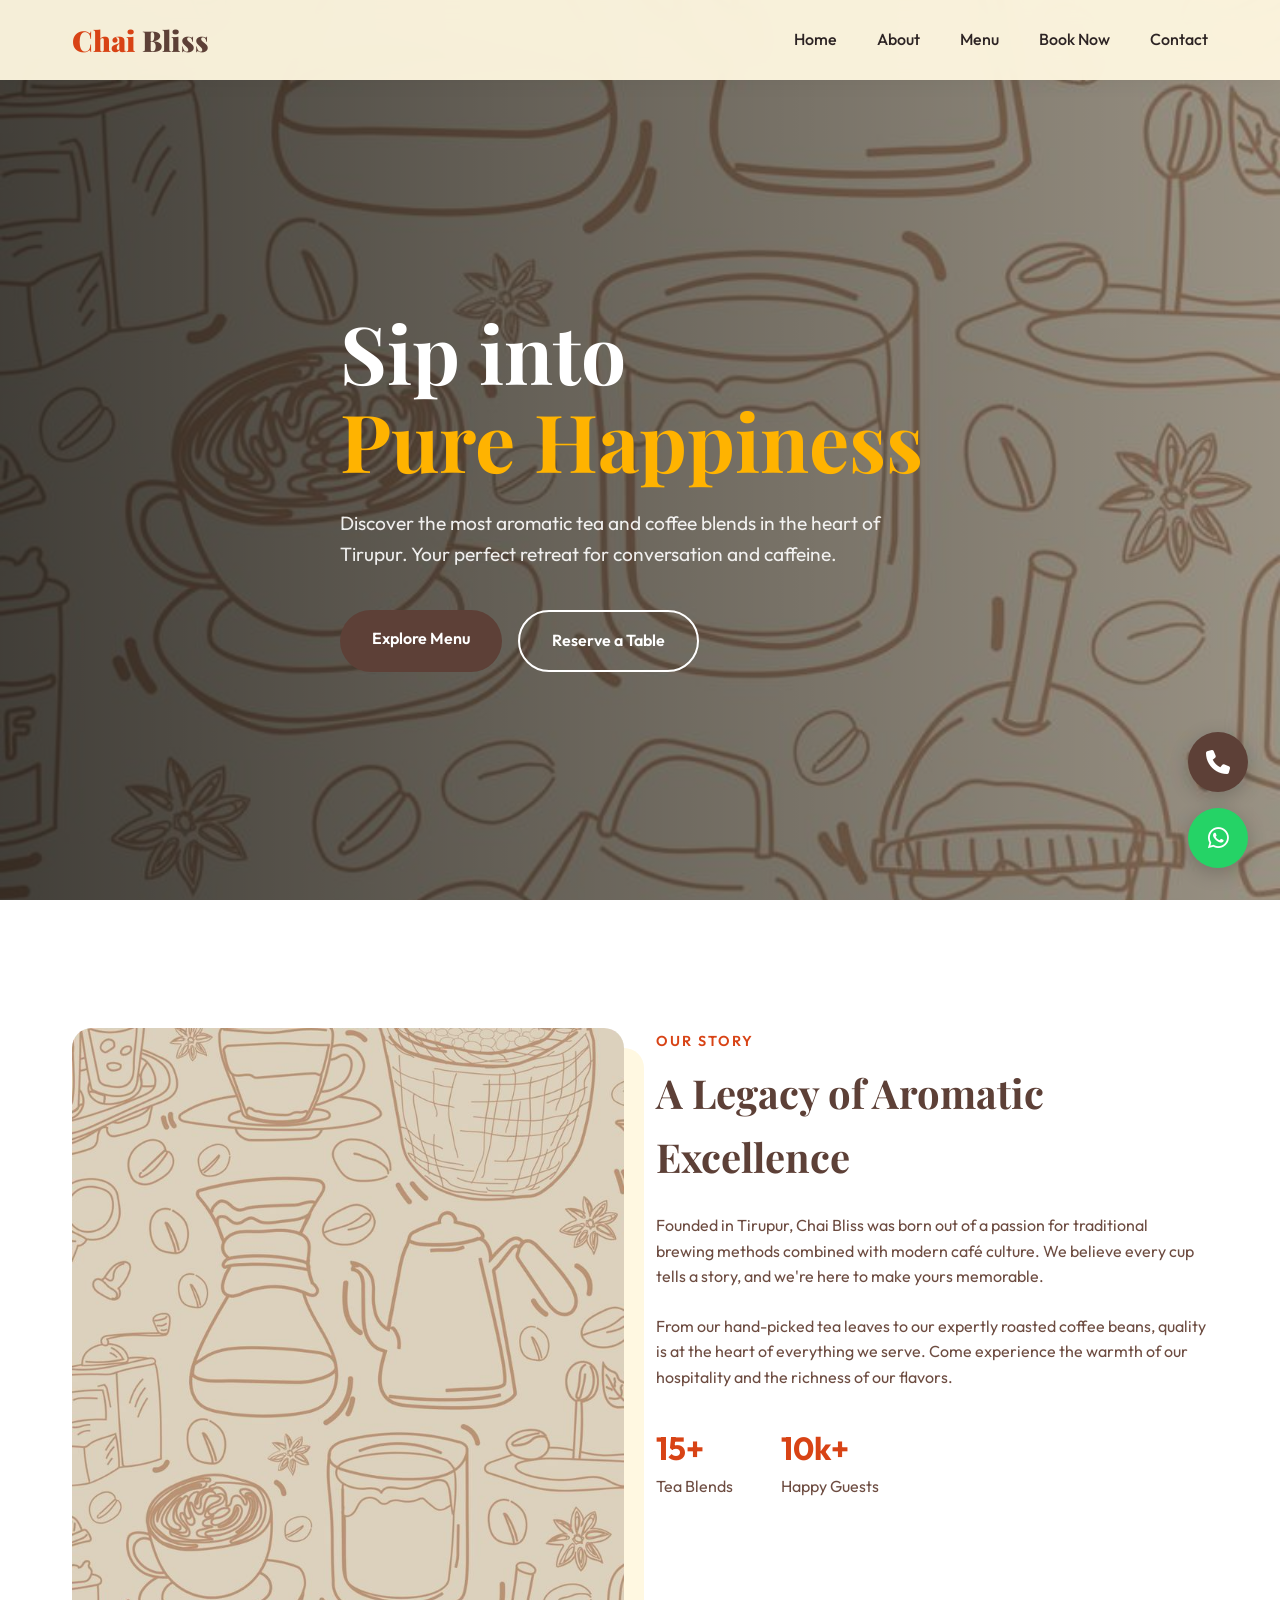
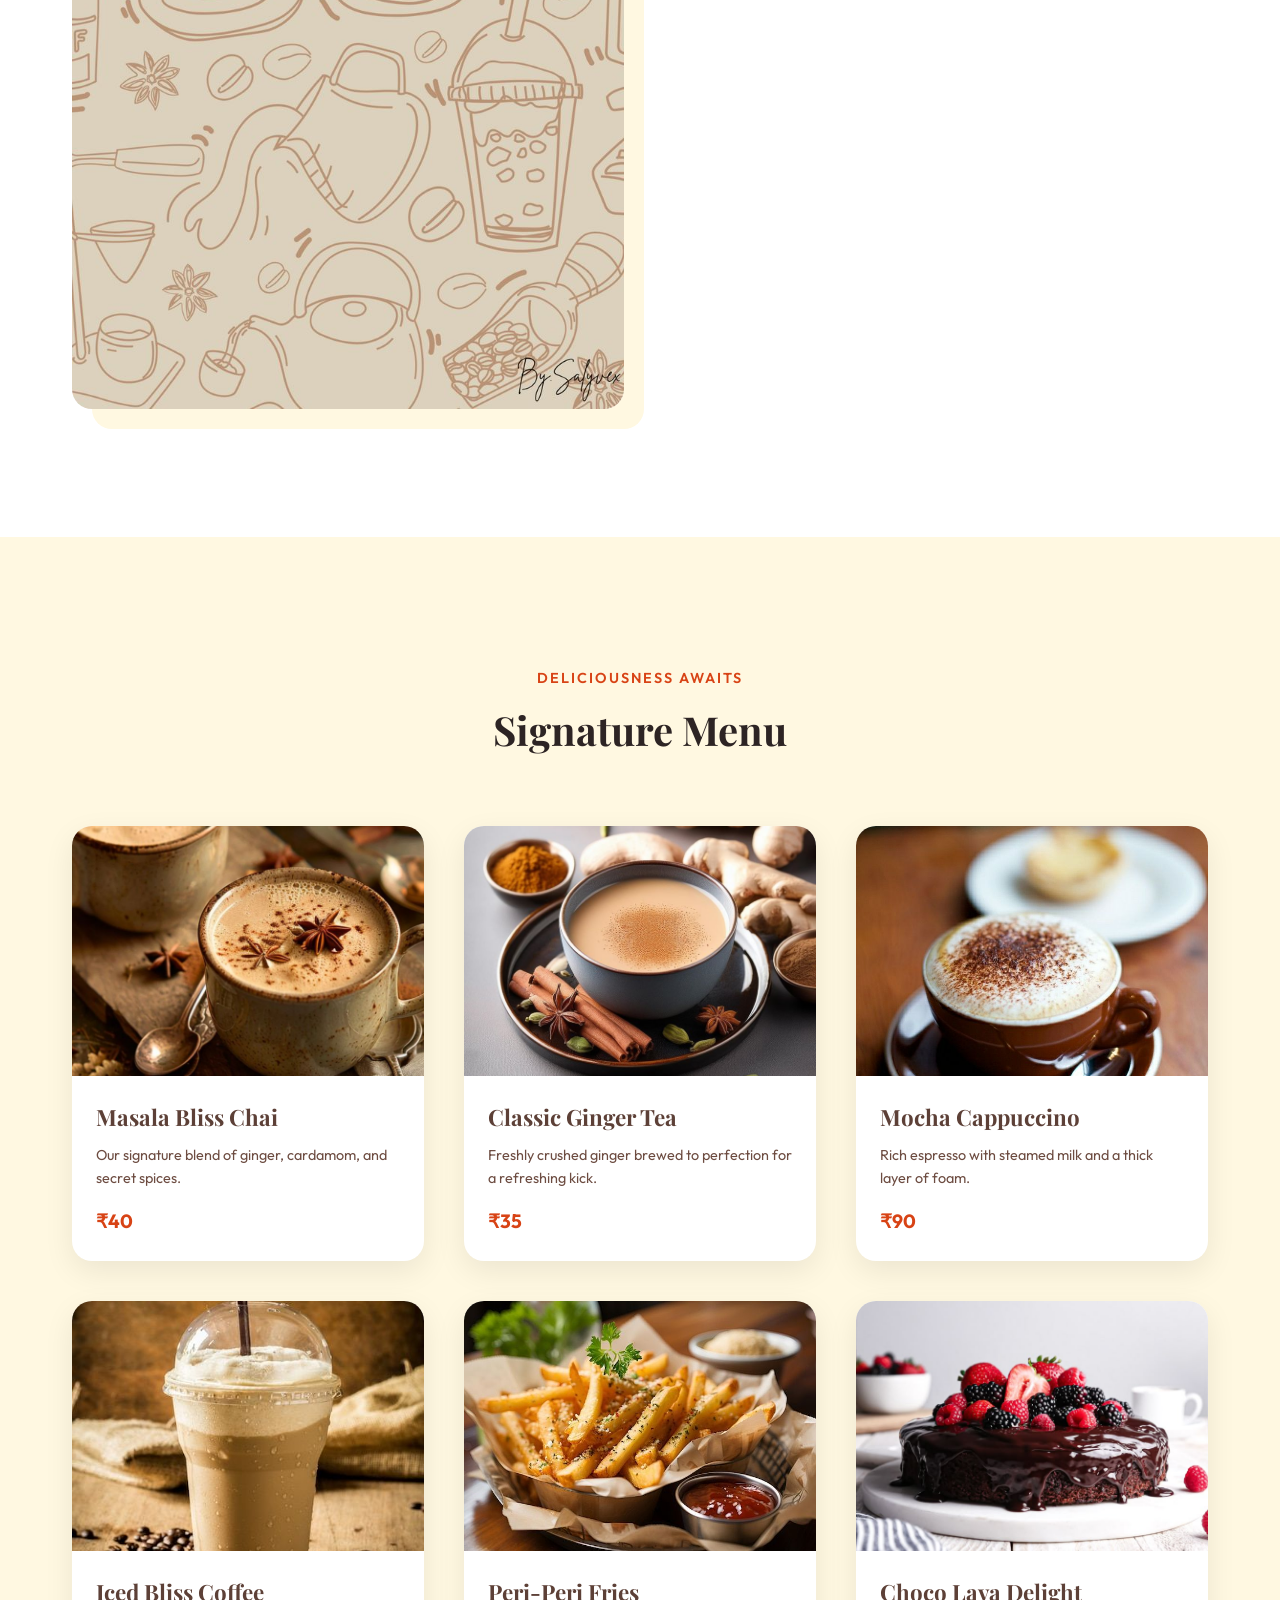
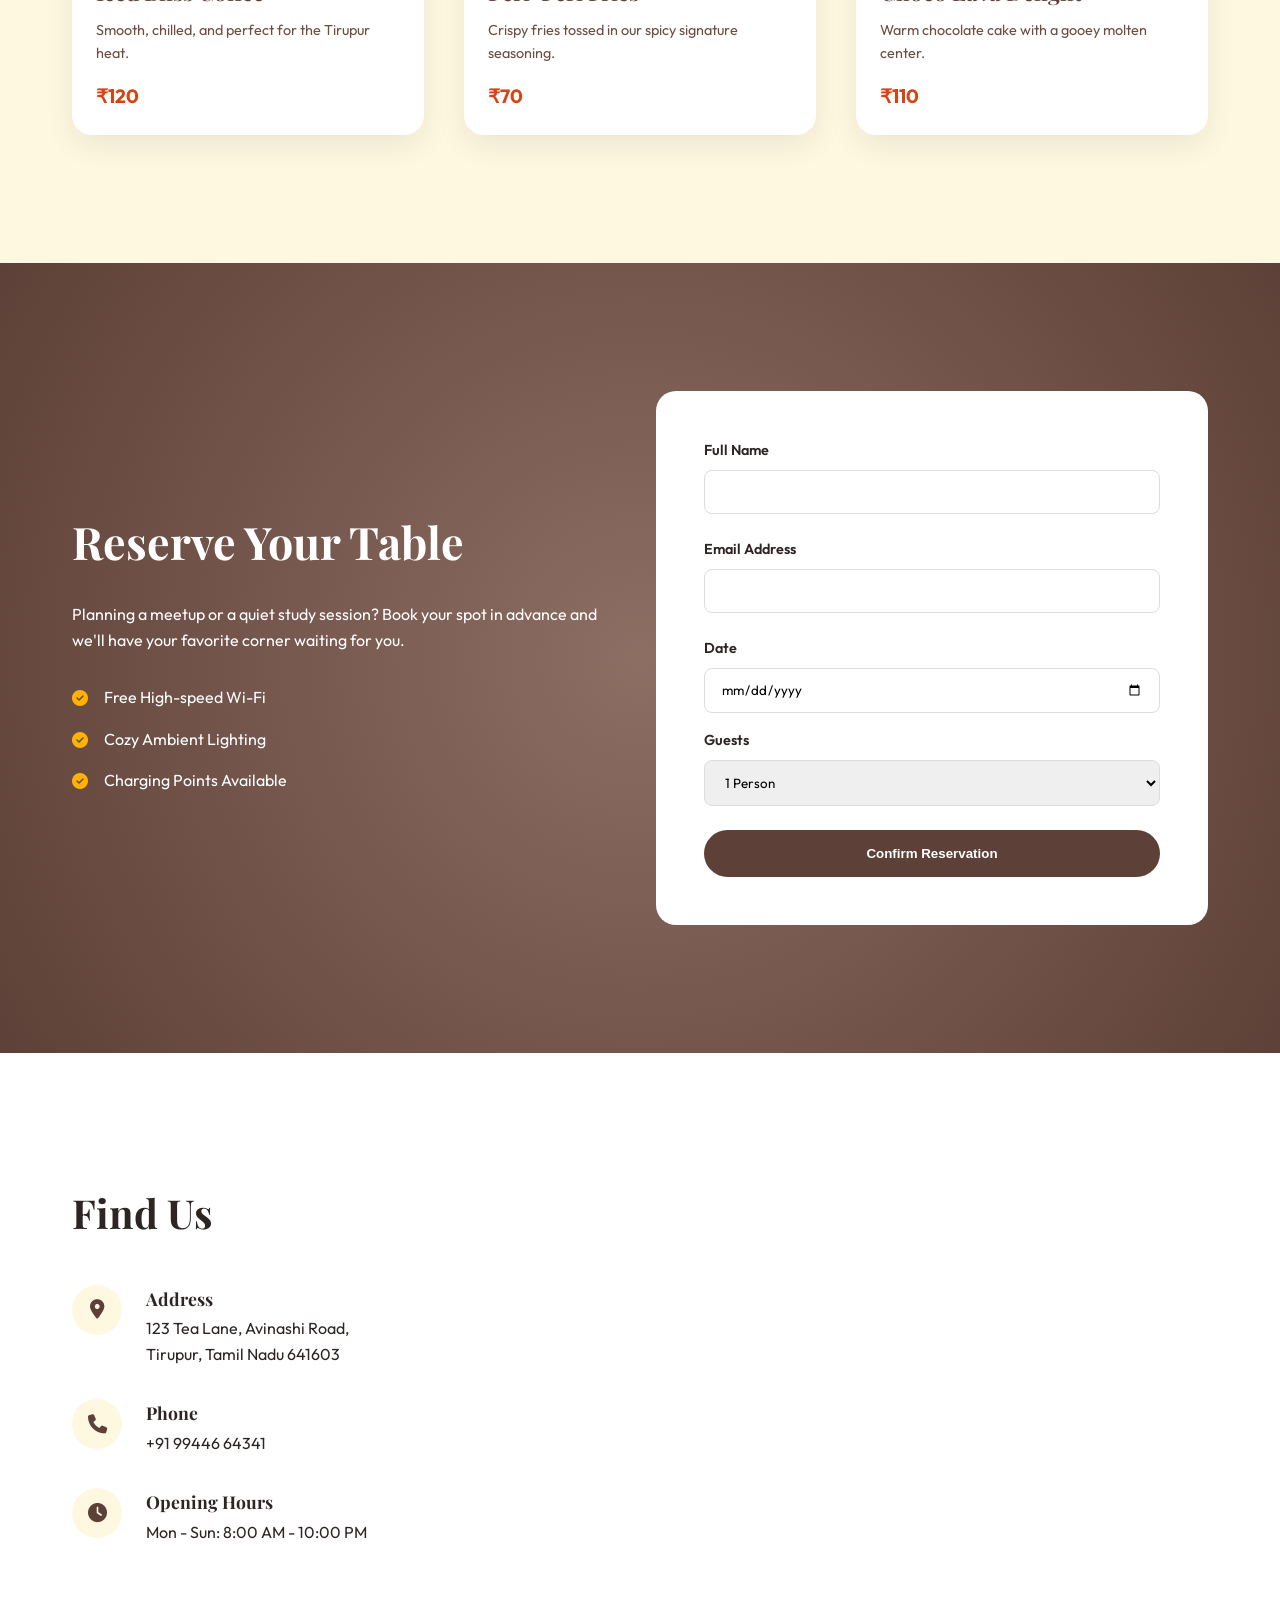
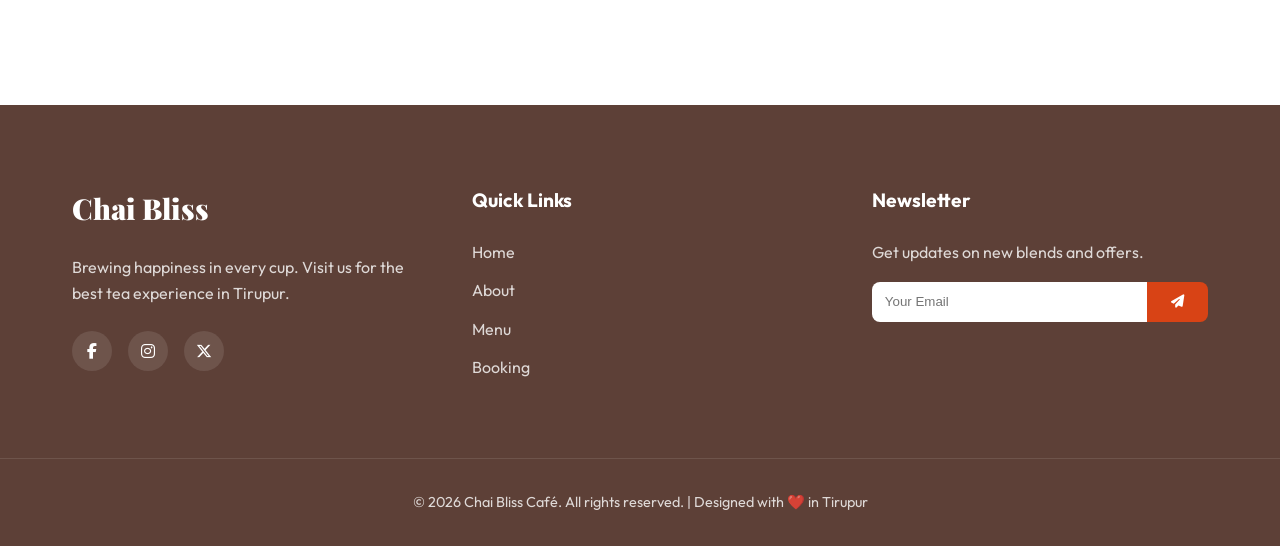
<file: index.html>
<!DOCTYPE html>
<html lang="en">
<head>
    <meta charset="UTF-8">
    <meta name="viewport" content="width=device-width, initial-scale=1.0">
    <title>Chai Bliss | The Best Café Experience in Tirupur</title>
    
    <!-- SEO Meta Tags -->
    <meta name="description" content="Experience the ultimate Chai Bliss in Tirupur. Premium masala chai, aromatic coffee, and delightful snacks in a cozy modern café ambiance. Visit us for the perfect brew.">
    <meta name="keywords" content="Chai Bliss, Tirupur Café, Masala Chai Tirupur, Best Coffee Tirupur, Snacks, Café in Tirupur City">
    <meta name="author" content="Chai Bliss">
    <meta name="robots" content="index, follow">

    <!-- Fonts -->
    <link rel="preconnect" href="https://fonts.googleapis.com">
    <link rel="preconnect" href="https://fonts.gstatic.com" crossorigin>
    <link href="https://fonts.googleapis.com/css2?family=Outfit:wght@300;400;600;700&family=Playfair+Display:wght@700;900&display=swap" rel="stylesheet">

    <!-- Icons -->
    <link rel="stylesheet" href="https://cdnjs.cloudflare.com/ajax/libs/font-awesome/6.4.0/css/all.min.css">
    
    <!-- CSS -->
    <link rel="stylesheet" href="style.css">
</head>
<body>

    <!-- Header & Navigation -->
    <header class="main-header">
        <div class="container header-container">
            <a href="#" class="logo" aria-label="Chai Bliss Home">
                <span class="logo-accent">Chai</span> Bliss
            </a>

            <button class="menu-toggle" aria-label="Toggle navigation" aria-expanded="false" aria-controls="main-nav">
                <span class="hamburger"></span>
            </button>

            <nav id="main-nav" class="nav-menu">
                <ul class="nav-list">
                    <li><a href="#hero" class="nav-link">Home</a></li>
                    <li><a href="#about" class="nav-link">About</a></li>
                    <li><a href="#menu" class="nav-link">Menu</a></li>
                    <li><a href="#booking" class="nav-link">Book Now</a></li>
                    <li><a href="#contact" class="nav-link">Contact</a></li>
                </ul>
            </nav>
        </div>
    </header>

    <main>
        <!-- Hero Section -->
        <section id="hero" class="hero-section" aria-labelledby="hero-title">
            <div class="overlay"></div>
            <div class="container hero-content">
                <h1 id="hero-title">Sip into <br><span class="highlight">Pure Happiness</span></h1>
                <p class="hero-subtitle">Discover the most aromatic tea and coffee blends in the heart of Tirupur. Your perfect retreat for conversation and caffeine.</p>
                <div class="hero-btns">
                    <a href="#menu" class="btn btn-primary">Explore Menu</a>
                    <a href="#booking" class="btn btn-secondary">Reserve a Table</a>
                </div>
            </div>
        </section>

        <!-- About Section -->
        <section id="about" class="about-section" aria-labelledby="about-title">
            <div class="container grid grid-2">
                <div class="about-image">
                    <img src="about-bg.jpeg" alt="Cozy interior of Chai Bliss café" loading="lazy">
                </div>
                <div class="about-text">
                    <span class="section-tag">Our Story</span>
                    <h2 id="about-title">A Legacy of Aromatic Excellence</h2>
                    <p>Founded in Tirupur, Chai Bliss was born out of a passion for traditional brewing methods combined with modern café culture. We believe every cup tells a story, and we're here to make yours memorable.</p>
                    <p>From our hand-picked tea leaves to our expertly roasted coffee beans, quality is at the heart of everything we serve. Come experience the warmth of our hospitality and the richness of our flavors.</p>
                    <div class="about-stats">
                        <div class="stat">
                            <span class="stat-num">15+</span>
                            <p>Tea Blends</p>
                        </div>
                        <div class="stat">
                            <span class="stat-num">10k+</span>
                            <p>Happy Guests</p>
                        </div>
                    </div>
                </div>
            </div>
        </section>

        <!-- Menu Section -->
        <section id="menu" class="menu-section" aria-labelledby="menu-title">
            <div class="container text-center">
                <span class="section-tag">Deliciousness Awaits</span>
                <h2 id="menu-title">Signature Menu</h2>
                
                <div class="menu-grid">
                    <!-- Masala Chai -->
                    <article class="menu-card">
                        <div class="menu-img">
                            <img src="Masala.jpeg" alt="Traditional Masala Chai with spices" loading="lazy">
                        </div>
                        <div class="menu-info">
                            <h3>Masala Bliss Chai</h3>
                            <p>Our signature blend of ginger, cardamom, and secret spices.</p>
                            <span class="price">₹40</span>
                        </div>
                    </article>

                    <!-- Ginger Tea -->
                    <article class="menu-card">
                        <div class="menu-img">
                            <img src="ginger.jpeg" alt="Hot Ginger Tea" loading="lazy">
                        </div>
                        <div class="menu-info">
                            <h3>Classic Ginger Tea</h3>
                            <p>Freshly crushed ginger brewed to perfection for a refreshing kick.</p>
                            <span class="price">₹35</span>
                        </div>
                    </article>

                    <!-- Cappuccino -->
                    <article class="menu-card">
                        <div class="menu-img">
                            <img src="cappuccino.jpeg" alt="Creamy Cappuccino with foam art" loading="lazy">
                        </div>
                        <div class="menu-info">
                            <h3>Mocha Cappuccino</h3>
                            <p>Rich espresso with steamed milk and a thick layer of foam.</p>
                            <span class="price">₹90</span>
                        </div>
                    </article>

                    <!-- Cold Coffee -->
                    <article class="menu-card">
                        <div class="menu-img">
                            <img src="coldcoffee.jpeg" alt="Iced Cold Coffee with chocolate drizzle" loading="lazy">
                        </div>
                        <div class="menu-info">
                            <h3>Iced Bliss Coffee</h3>
                            <p>Smooth, chilled, and perfect for the Tirupur heat.</p>
                            <span class="price">₹120</span>
                        </div>
                    </article>

                    <!-- Snacks - Fries -->
                    <article class="menu-card">
                        <div class="menu-img">
                            <img src="fries.jpeg" alt="Crispy golden French Fries" loading="lazy">
                        </div>
                        <div class="menu-info">
                            <h3>Peri-Peri Fries</h3>
                            <p>Crispy fries tossed in our spicy signature seasoning.</p>
                            <span class="price">₹70</span>
                        </div>
                    </article>

                    <!-- Cakes -->
                    <article class="menu-card">
                        <div class="menu-img">
                            <img src="cake.jpeg" alt="Slice of chocolate truffle cake" loading="lazy">
                        </div>
                        <div class="menu-info">
                            <h3>Choco Lava Delight</h3>
                            <p>Warm chocolate cake with a gooey molten center.</p>
                            <span class="price">₹110</span>
                        </div>
                    </article>
                </div>
            </div>
        </section>

        <!-- Booking Section -->
        <section id="booking" class="booking-section" aria-labelledby="booking-title">
            <div class="container">
                <div class="booking-wrapper grid grid-2">
                    <div class="booking-content">
                        <h2 id="booking-title">Reserve Your Table</h2>
                        <p>Planning a meetup or a quiet study session? Book your spot in advance and we'll have your favorite corner waiting for you.</p>
                        <ul class="booking-features">
                            <li><i class="fas fa-check-circle"></i> Free High-speed Wi-Fi</li>
                            <li><i class="fas fa-check-circle"></i> Cozy Ambient Lighting</li>
                            <li><i class="fas fa-check-circle"></i> Charging Points Available</li>
                        </ul>
                    </div>
                    <form class="booking-form" id="reservation-form">
                        <div class="form-group">
                            <label for="name">Full Name</label>
                            <input type="text" id="name" name="name" required aria-required="true">
                        </div>
                        <div class="form-group">
                            <label for="email">Email Address</label>
                            <input type="email" id="email" name="email" required aria-required="true">
                        </div>
                        <div class="form-group">
                            <div class="grid grid-2" style="gap: 1rem;">
                                <div>
                                    <label for="date">Date</label>
                                    <input type="date" id="date" name="date" required aria-required="true">
                                </div>
                                <div>
                                    <label for="guests">Guests</label>
                                    <select id="guests" name="guests" required aria-required="true">
                                        <option value="1">1 Person</option>
                                        <option value="2">2 People</option>
                                        <option value="3">3 People</option>
                                        <option value="4+">4+ People</option>
                                    </select>
                                </div>
                            </div>
                        </div>
                        <button type="submit" class="btn btn-primary full-width">Confirm Reservation</button>
                    </form>
                </div>
            </div>
        </section>

        <!-- Contact Section -->
        <section id="contact" class="contact-section" aria-labelledby="contact-title">
            <div class="container">
                <div class="grid grid-2">
                    <div class="contact-info">
                        <h2 id="contact-title">Find Us</h2>
                        <div class="info-item">
                            <i class="fas fa-location-dot" aria-hidden="true"></i>
                            <div>
                                <h3>Address</h3>
                                <p>123 Tea Lane, Avinashi Road, <br>Tirupur, Tamil Nadu 641603</p>
                            </div>
                        </div>
                        <div class="info-item">
                            <i class="fas fa-phone" aria-hidden="true"></i>
                            <div>
                                <h3>Phone</h3>
                                <p>+91 99446 64341</p>
                            </div>
                        </div>
                        <div class="info-item">
                            <i class="fas fa-clock" aria-hidden="true"></i>
                            <div>
                                <h3>Opening Hours</h3>
                                <p>Mon - Sun: 8:00 AM - 10:00 PM</p>
                            </div>
                        </div>
                    </div>
                    <div class="contact-map">
                        <iframe 
                            src="https://www.google.com/maps/embed?pb=!1m18!1m12!1m13!1m3!1d15664.123!2d77.34!3d11.10!2m3!1f0!2f0!3f0!3m2!1i1024!2i768!4f13.1!3m3!1m2!1s0x3ba907bfc123!2sTiruppur%2C%20Tamil%20Nadu!5e0!3m2!1sen!2sin!4v123!5m2!1sen!2sin" 
                            width="100%" 
                            height="350" 
                            style="border:0; border-radius: 12px;" 
                            allowfullscreen="" 
                            loading="lazy" 
                            referrerpolicy="no-referrer-when-downgrade"
                            title="Chai Bliss Tirupur Location">
                        </iframe>
                    </div>
                </div>
            </div>
        </section>
    </main>

    <!-- Footer -->
    <footer class="main-footer">
        <div class="container footer-grid">
            <div class="footer-brand">
                <a href="#" class="logo footer-logo">Chai Bliss</a>
                <p>Brewing happiness in every cup. Visit us for the best tea experience in Tirupur.</p>
                <div class="social-links">
                    <a href="#" aria-label="Facebook"><i class="fab fa-facebook-f"></i></a>
                    <a href="#" aria-label="Instagram"><i class="fab fa-instagram"></i></a>
                    <a href="#" aria-label="Twitter"><i class="fab fa-x-twitter"></i></a>
                </div>
            </div>
            <div class="footer-links">
                <h3>Quick Links</h3>
                <ul>
                    <li><a href="#hero">Home</a></li>
                    <li><a href="#about">About</a></li>
                    <li><a href="#menu">Menu</a></li>
                    <li><a href="#booking">Booking</a></li>
                </ul>
            </div>
            <div class="footer-newsletter">
                <h3>Newsletter</h3>
                <p>Get updates on new blends and offers.</p>
                <form class="newsletter-form">
                    <label for="newsletter-email" class="sr-only">Email Address</label>
                    <input type="email" id="newsletter-email" placeholder="Your Email" required>
                    <button type="submit" aria-label="Subscribe"><i class="fas fa-paper-plane"></i></button>
                </form>
            </div>
        </div>
        <div class="footer-bottom">
            <p>&copy; 2026 Chai Bliss Café. All rights reserved. | Designed with ❤️ in Tirupur</p>
        </div>
    </footer>

    <!-- Fixed Action Buttons -->
    <div class="fixed-actions">
        <a href="tel:+919944664341" class="action-btn call-btn" aria-label="Call Now">
            <i class="fas fa-phone"></i>
        </a>
        <a href="https://wa.me/919944664341" target="_blank" class="action-btn whatsapp-btn" aria-label="WhatsApp Us">
            <i class="fab fa-whatsapp"></i>
        </a>
    </div>

    <!-- Scripts -->
    <script src="script.js"></script>
</body>
</html>
</file>
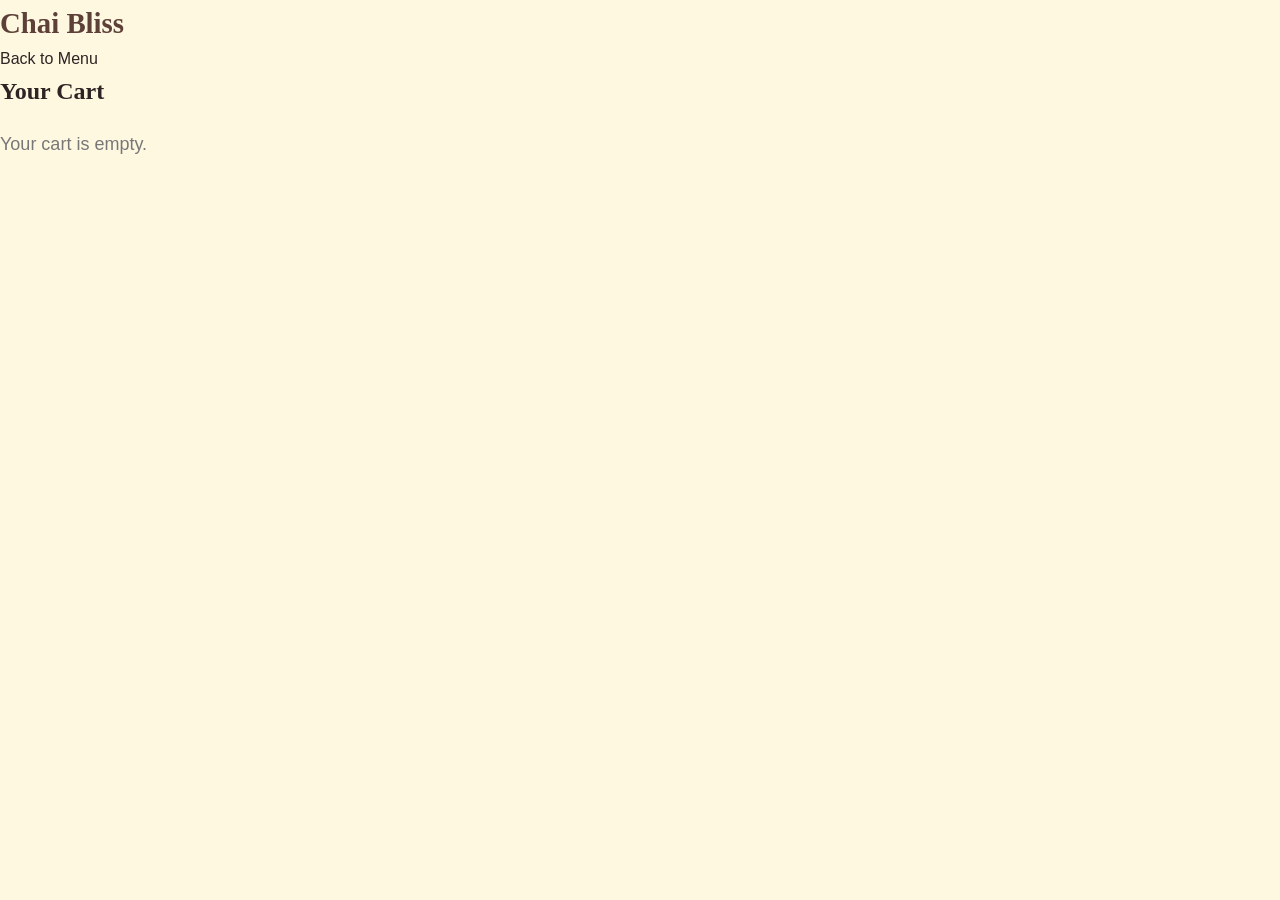
<file: cart.html>
<!DOCTYPE html>
<html>

<head>
    <title>Your Cart - Chai Bliss</title>
    <link rel="stylesheet" href="style.css">
</head>

<body>

    <header class="navbar">
        <div class="logo">Chai Bliss</div>

        <!-- Navigation menu -->
        <nav class="nav-menu">
            <a href="index.html">Back to Menu</a>
        </nav>
    </header>

    <section class="cart-section">
        <h2>Your Cart</h2>
        <div id="cartItems"></div>
        <h3 id="totalPrice"></h3>

        <div id="cartActions">
            <button onclick="clearCart()" class="clear-btn">
                Clear Cart
            </button>
            <button onclick="checkout()" class="checkout-btn"
                style="background-color: #27ae60; color: white; padding: 10px 20px; border: none; border-radius: 6px; cursor: pointer; margin-top: 15px; margin-left: 10px;">
                Checkout
            </button>
        </div>
    </section>

    <script>
        function renderCart() {
            let cart = JSON.parse(localStorage.getItem("cart")) || [];
            let cartDiv = document.getElementById("cartItems");
            let actionsDiv = document.getElementById("cartActions");
            let totalPrice = document.getElementById("totalPrice");
            let total = 0;

            cartDiv.innerHTML = "";

            if (cart.length === 0) {
                cartDiv.innerHTML = "<p style='color: #777; font-size: 18px; margin-top: 20px;'>Your cart is empty.</p>";
                totalPrice.innerText = "";
                actionsDiv.style.display = "none";
                return;
            }

            actionsDiv.style.display = "block";

            cart.forEach((item, index) => {
                let quantity = item.quantity || 1;
                let itemTotal = item.price * quantity;
                total += itemTotal;

                cartDiv.innerHTML += `
                    <div class="cart-item" style="position: relative; padding-bottom: 20px;">
                        <button onclick="removeItem(${index})" style="position: absolute; top: 10px; right: 10px; background: #e74c3c; color: white; border: none; padding: 8px 12px; border-radius: 4px; cursor: pointer; font-weight: bold;">X</button>
                        <img src="${item.image}" class="cart-img">
                        <h4>${item.name}</h4>
                        <p>₹${item.price}</p>
                        
                        <div style="display: flex; align-items: center; justify-content: center; gap: 15px; margin-top: 15px;">
                            <button onclick="updateQuantity(${index}, -1)" style="padding: 5px 15px; font-size: 18px; background: #C97C5D; color: white; border: none; border-radius: 4px; cursor: pointer;">-</button>
                            <span style="font-size: 18px; font-weight: bold;">${quantity}</span>
                            <button onclick="updateQuantity(${index}, 1)" style="padding: 5px 12px; font-size: 18px; background: #C97C5D; color: white; border: none; border-radius: 4px; cursor: pointer;">+</button>
                        </div>
                        <p style="margin-top: 15px; font-weight: bold; color: #D2691E; font-size: 18px;">Item Total: ₹${itemTotal}</p>
                    </div>
                `;
            });

            totalPrice.innerText = "Grand Total: ₹" + total;
        }

        function updateQuantity(index, change) {
            let cart = JSON.parse(localStorage.getItem("cart")) || [];
            if (cart[index]) {
                cart[index].quantity = (cart[index].quantity || 1) + change;
                if (cart[index].quantity <= 0) {
                    cart.splice(index, 1);
                }
                localStorage.setItem("cart", JSON.stringify(cart));
                renderCart();
            }
        }

        function removeItem(index) {
            let cart = JSON.parse(localStorage.getItem("cart")) || [];
            cart.splice(index, 1);
            localStorage.setItem("cart", JSON.stringify(cart));
            renderCart();
        }

        function clearCart() {
            localStorage.removeItem("cart");
            renderCart();
        }

        function checkout() {
            let cart = JSON.parse(localStorage.getItem("cart")) || [];
            if (cart.length === 0) return;
            alert("Thank you for your order! This was a demo checkout.");
            clearCart();
        }

        // Initialize cart UI
        renderCart();
    </script>

</body>

</html>
</file>
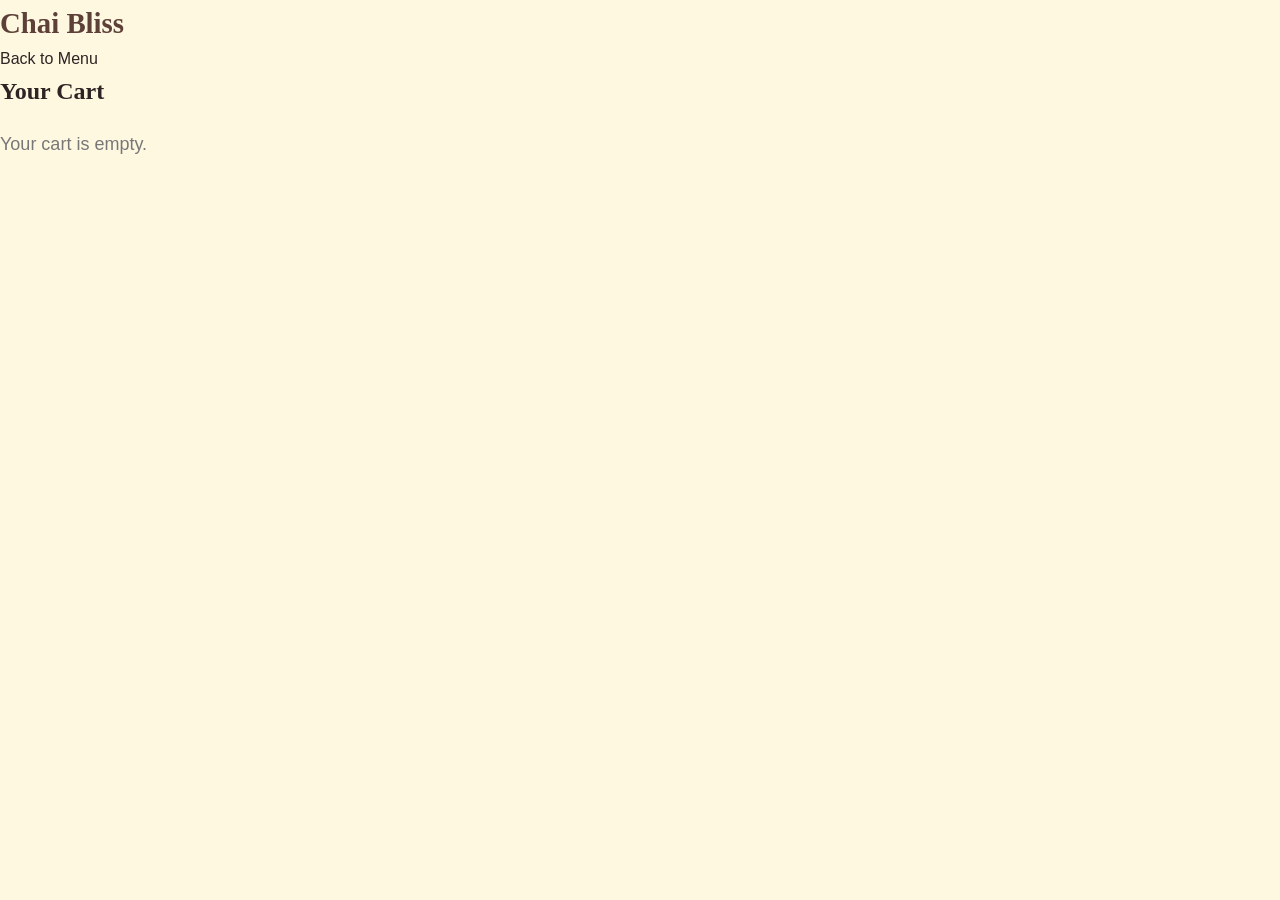
<file: future intern task2/cart.html>
<!DOCTYPE html>
<html>

<head>
    <title>Your Cart - Chai Bliss</title>
    <link rel="stylesheet" href="style.css">
</head>

<body>

    <header class="navbar">
        <div class="logo">Chai Bliss</div>

        <!-- Navigation menu -->
        <nav class="nav-menu">
            <a href="index.html">Back to Menu</a>
        </nav>
    </header>

    <section class="cart-section">
        <h2>Your Cart</h2>
        <div id="cartItems"></div>
        <h3 id="totalPrice"></h3>

        <div id="cartActions">
            <button onclick="clearCart()" class="clear-btn">
                Clear Cart
            </button>
            <button onclick="checkout()" class="checkout-btn"
                style="background-color: #27ae60; color: white; padding: 10px 20px; border: none; border-radius: 6px; cursor: pointer; margin-top: 15px; margin-left: 10px;">
                Checkout
            </button>
        </div>
    </section>

    <script>
        function renderCart() {
            let cart = JSON.parse(localStorage.getItem("cart")) || [];
            let cartDiv = document.getElementById("cartItems");
            let actionsDiv = document.getElementById("cartActions");
            let totalPrice = document.getElementById("totalPrice");
            let total = 0;

            cartDiv.innerHTML = "";

            if (cart.length === 0) {
                cartDiv.innerHTML = "<p style='color: #777; font-size: 18px; margin-top: 20px;'>Your cart is empty.</p>";
                totalPrice.innerText = "";
                actionsDiv.style.display = "none";
                return;
            }

            actionsDiv.style.display = "block";

            cart.forEach((item, index) => {
                let quantity = item.quantity || 1;
                let itemTotal = item.price * quantity;
                total += itemTotal;

                cartDiv.innerHTML += `
                    <div class="cart-item" style="position: relative; padding-bottom: 20px;">
                        <button onclick="removeItem(${index})" style="position: absolute; top: 10px; right: 10px; background: #e74c3c; color: white; border: none; padding: 8px 12px; border-radius: 4px; cursor: pointer; font-weight: bold;">X</button>
                        <img src="${item.image}" class="cart-img">
                        <h4>${item.name}</h4>
                        <p>₹${item.price}</p>
                        
                        <div style="display: flex; align-items: center; justify-content: center; gap: 15px; margin-top: 15px;">
                            <button onclick="updateQuantity(${index}, -1)" style="padding: 5px 15px; font-size: 18px; background: #C97C5D; color: white; border: none; border-radius: 4px; cursor: pointer;">-</button>
                            <span style="font-size: 18px; font-weight: bold;">${quantity}</span>
                            <button onclick="updateQuantity(${index}, 1)" style="padding: 5px 12px; font-size: 18px; background: #C97C5D; color: white; border: none; border-radius: 4px; cursor: pointer;">+</button>
                        </div>
                        <p style="margin-top: 15px; font-weight: bold; color: #D2691E; font-size: 18px;">Item Total: ₹${itemTotal}</p>
                    </div>
                `;
            });

            totalPrice.innerText = "Grand Total: ₹" + total;
        }

        function updateQuantity(index, change) {
            let cart = JSON.parse(localStorage.getItem("cart")) || [];
            if (cart[index]) {
                cart[index].quantity = (cart[index].quantity || 1) + change;
                if (cart[index].quantity <= 0) {
                    cart.splice(index, 1);
                }
                localStorage.setItem("cart", JSON.stringify(cart));
                renderCart();
            }
        }

        function removeItem(index) {
            let cart = JSON.parse(localStorage.getItem("cart")) || [];
            cart.splice(index, 1);
            localStorage.setItem("cart", JSON.stringify(cart));
            renderCart();
        }

        function clearCart() {
            localStorage.removeItem("cart");
            renderCart();
        }

        function checkout() {
            let cart = JSON.parse(localStorage.getItem("cart")) || [];
            if (cart.length === 0) return;
            alert("Thank you for your order! This was a demo checkout.");
            clearCart();
        }

        // Initialize cart UI
        renderCart();
    </script>

</body>

</html>
</file>
<file: style.css>
:root {
    /* Color Palette */
    --primary: #5D4037;      /* Rich Coffee Brown */
    --primary-light: #8D6E63;
    --secondary: #D84315;    /* Deep Orange / Clay */
    --accent: #FFB300;       /* Honey / Amber */
    --bg-light: #FFF8E1;     /* Warm Cream */
    --text-dark: #2D2424;
    --text-muted: #6D4C41;
    --white: #ffffff;
    --shadow: 0 10px 30px rgba(0, 0, 0, 0.08);
    --transition: all 0.3s cubic-bezier(0.4, 0, 0.2, 1);
    
    /* Spacing & Sizing */
    --container-width: 1200px;
    --header-height: 80px;
}

/* Base Reset */
*, *::before, *::after {
    margin: 0;
    padding: 0;
    box-sizing: border-box;
}

html {
    scroll-behavior: smooth;
}

body {
    font-family: 'Outfit', sans-serif;
    background-color: var(--bg-light);
    color: var(--text-dark);
    line-height: 1.6;
    overflow-x: hidden;
}

h1, h2, h3 {
    font-family: 'Playfair Display', serif;
    font-weight: 700;
}

img {
    max-width: 100%;
    display: block;
}

ul {
    list-style: none;
}

a {
    text-decoration: none;
    color: inherit;
    transition: var(--transition);
}

.container {
    max-width: var(--container-width);
    margin: 0 auto;
    padding: 0 2rem;
}

.grid {
    display: grid;
    gap: 2rem;
}

.grid-2 {
    grid-template-columns: repeat(auto-fit, minmax(300px, 1fr));
}

.section-tag {
    display: inline-block;
    color: var(--secondary);
    font-weight: 600;
    text-transform: uppercase;
    letter-spacing: 2px;
    margin-bottom: 0.5rem;
    font-size: 0.9rem;
}

.text-center {
    text-align: center;
}

.sr-only {
    position: absolute;
    width: 1px;
    height: 1px;
    padding: 0;
    margin: -1px;
    overflow: hidden;
    clip: rect(0, 0, 0, 0);
    border: 0;
}

/* Button Styles */
.btn {
    display: inline-block;
    padding: 1rem 2rem;
    border-radius: 50px;
    font-weight: 600;
    cursor: pointer;
    border: none;
    transition: var(--transition);
    text-align: center;
}

.btn-primary {
    background-color: var(--primary);
    color: var(--white);
}

.btn-primary:hover {
    background-color: var(--secondary);
    transform: translateY(-3px);
    box-shadow: 0 5px 15px rgba(216, 67, 21, 0.3);
}

.btn-secondary {
    background-color: transparent;
    color: var(--white);
    border: 2px solid var(--white);
}

.btn-secondary:hover {
    background-color: var(--white);
    color: var(--primary);
}

.full-width {
    width: 100%;
}

/* Header & Navigation */
.main-header {
    height: var(--header-height);
    display: flex;
    align-items: center;
    background: rgba(255, 248, 225, 0.95);
    backdrop-filter: blur(10px);
    position: fixed;
    top: 0;
    width: 100%;
    z-index: 1000;
    box-shadow: 0 2px 20px rgba(0,0,0,0.05);
}

.header-container {
    display: flex;
    justify-content: space-between;
    align-items: center;
    width: 100%;
}

.logo {
    font-family: 'Playfair Display', serif;
    font-size: 1.8rem;
    font-weight: 900;
    color: var(--primary);
}

.logo-accent {
    color: var(--secondary);
}

.nav-list {
    display: flex;
    gap: 2.5rem;
}

.nav-link {
    font-weight: 500;
    color: var(--text-dark);
    position: relative;
}

.nav-link::after {
    content: '';
    position: absolute;
    bottom: -5px;
    left: 0;
    width: 0;
    height: 2px;
    background: var(--secondary);
    transition: var(--transition);
}

.nav-link:hover::after {
    width: 100%;
}

/* Mobile Menu Toggle */
.menu-toggle {
    display: none;
    background: transparent;
    border: none;
    cursor: pointer;
    padding: 10px;
    z-index: 1001;
}

.hamburger {
    display: block;
    width: 25px;
    height: 2px;
    background: var(--primary);
    position: relative;
    transition: var(--transition);
}

.hamburger::before,
.hamburger::after {
    content: '';
    position: absolute;
    width: 100%;
    height: 2px;
    background: var(--primary);
    transition: var(--transition);
}

.hamburger::before { top: -8px; }
.hamburger::after { bottom: -8px; }

/* Mobile nav active state (JS controlled) */
.menu-active .hamburger {
    background: transparent;
}
.menu-active .hamburger::before {
    transform: rotate(45deg);
    top: 0;
}
.menu-active .hamburger::after {
    transform: rotate(-45deg);
    bottom: 0;
}

/* Hero Section */
.hero-section {
    height: 100vh;
    background: url('about-bg.jpeg') center/cover no-repeat fixed;
    display: flex;
    align-items: center;
    position: relative;
    padding-top: var(--header-height);
}

.overlay {
    position: absolute;
    top: 0;
    left: 0;
    width: 100%;
    height: 100%;
    background: linear-gradient(to right, rgba(0,0,0,0.7), rgba(0,0,0,0.3));
}

.hero-content {
    position: relative;
    z-index: 1;
    color: var(--white);
    max-width: 800px;
}

.hero-section h1 {
    font-size: clamp(3rem, 8vw, 5rem);
    line-height: 1.1;
    margin-bottom: 1.5rem;
}

.highlight {
    color: var(--accent);
}

.hero-subtitle {
    font-size: 1.2rem;
    margin-bottom: 2.5rem;
    max-width: 600px;
    opacity: 0.9;
}

.hero-btns {
    display: flex;
    gap: 1rem;
}

/* About Section */
.about-section {
    padding: 8rem 0;
    background-color: var(--white);
}

.about-image img {
    border-radius: 20px;
    box-shadow: 20px 20px 0 var(--bg-light);
}

.about-text h2 {
    font-size: 2.5rem;
    margin-bottom: 1.5rem;
    color: var(--primary);
}

.about-text p {
    margin-bottom: 1.5rem;
    color: var(--text-muted);
}

.about-stats {
    display: flex;
    gap: 3rem;
    margin-top: 2rem;
}

.stat-num {
    display: block;
    font-size: 2rem;
    font-weight: 700;
    color: var(--secondary);
}

/* Menu Section */
.menu-section {
    padding: 8rem 0;
    background-color: var(--bg-light);
}

.menu-section h2 {
    font-size: 2.5rem;
    margin-bottom: 4rem;
}

.menu-grid {
    display: grid;
    grid-template-columns: repeat(auto-fill, minmax(350px, 1fr));
    gap: 2.5rem;
}

.menu-card {
    background: var(--white);
    border-radius: 20px;
    overflow: hidden;
    box-shadow: var(--shadow);
    transition: var(--transition);
}

.menu-card:hover {
    transform: translateY(-10px);
}

.menu-img {
    height: 250px;
    overflow: hidden;
}

.menu-img img {
    width: 100%;
    height: 100%;
    object-fit: cover;
    transition: var(--transition);
}

.menu-card:hover .menu-img img {
    transform: scale(1.1);
}

.menu-info {
    padding: 1.5rem;
    text-align: left;
}

.menu-info h3 {
    font-size: 1.4rem;
    margin-bottom: 0.5rem;
    color: var(--primary);
}

.menu-info p {
    color: var(--text-muted);
    font-size: 0.9rem;
    margin-bottom: 1rem;
}

.price {
    font-weight: 700;
    font-size: 1.2rem;
    color: var(--secondary);
}

/* Booking Section */
.booking-section {
    padding: 8rem 0;
    background: radial-gradient(circle at center, var(--primary-light), var(--primary));
    color: var(--white);
}

.booking-wrapper {
    align-items: center;
}

.booking-content h2 {
    font-size: 2.8rem;
    margin-bottom: 1.5rem;
}

.booking-features {
    margin-top: 2rem;
}

.booking-features li {
    display: flex;
    align-items: center;
    gap: 1rem;
    margin-bottom: 1rem;
}

.booking-features i {
    color: var(--accent);
}

.booking-form {
    background: var(--white);
    padding: 3rem;
    border-radius: 20px;
    color: var(--text-dark);
}

.form-group {
    margin-bottom: 1.5rem;
}

.form-group label {
    display: block;
    margin-bottom: 0.5rem;
    font-weight: 600;
    font-size: 0.9rem;
}

.form-group input, 
.form-group select {
    width: 100%;
    padding: 0.8rem 1rem;
    border: 1px solid #ddd;
    border-radius: 8px;
    font-family: inherit;
    transition: var(--transition);
}

.form-group input:focus {
    outline: none;
    border-color: var(--primary);
    box-shadow: 0 0 0 3px rgba(93, 64, 55, 0.1);
}

/* Contact Section */
.contact-section {
    padding: 8rem 0;
    background-color: var(--white);
}

.contact-info h2 {
    font-size: 2.5rem;
    margin-bottom: 2.5rem;
}

.info-item {
    display: flex;
    gap: 1.5rem;
    margin-bottom: 2rem;
}

.info-item i {
    width: 50px;
    height: 50px;
    background: var(--bg-light);
    color: var(--primary);
    display: flex;
    align-items: center;
    justify-content: center;
    border-radius: 50%;
    font-size: 1.2rem;
}

.info-item h3 {
    font-size: 1.1rem;
    margin-bottom: 0.2rem;
}

/* Footer Styles */
.main-footer {
    background-color: var(--primary);
    color: rgba(255,255,255,0.8);
    padding: 5rem 0 2rem;
}

.footer-grid {
    display: grid;
    grid-template-columns: repeat(auto-fit, minmax(200px, 1fr));
    gap: 4rem;
    margin-bottom: 4rem;
}

.footer-brand .logo {
    color: var(--white);
    margin-bottom: 1.5rem;
    display: block;
}

.social-links {
    display: flex;
    gap: 1rem;
    margin-top: 1.5rem;
}

.social-links a {
    width: 40px;
    height: 40px;
    background: rgba(255,255,255,0.1);
    display: flex;
    align-items: center;
    justify-content: center;
    border-radius: 50%;
    color: var(--white);
}

.social-links a:hover {
    background: var(--secondary);
}

.footer-links h3, .footer-newsletter h3 {
    color: var(--white);
    font-family: 'Outfit', sans-serif;
    font-size: 1.2rem;
    margin-bottom: 1.5rem;
}

.footer-links li {
    margin-bottom: 0.8rem;
}

.footer-links a:hover {
    color: var(--accent);
    padding-left: 5px;
}

.newsletter-form {
    display: flex;
    margin-top: 1rem;
}

.newsletter-form input {
    flex: 1;
    padding: 0.8rem;
    border-radius: 8px 0 0 8px;
    border: none;
}

.newsletter-form button {
    padding: 0 1.5rem;
    background: var(--secondary);
    color: var(--white);
    border: none;
    border-radius: 0 8px 8px 0;
    cursor: pointer;
}

.footer-bottom {
    text-align: center;
    padding-top: 2rem;
    border-top: 1px solid rgba(255,255,255,0.1);
    font-size: 0.9rem;
}

/* Fixed Action Buttons */
.fixed-actions {
    position: fixed;
    bottom: 2rem;
    right: 2rem;
    display: flex;
    flex-direction: column;
    gap: 1rem;
    z-index: 999;
}

.action-btn {
    width: 60px;
    height: 60px;
    border-radius: 50%;
    display: flex;
    align-items: center;
    justify-content: center;
    font-size: 1.5rem;
    color: var(--white);
    box-shadow: 0 5px 20px rgba(0,0,0,0.2);
    transition: var(--transition);
}

.action-btn:hover {
    transform: scale(1.1);
}

.call-btn { background-color: var(--primary); }
.whatsapp-btn { background-color: #25D366; }

/* Responsive Media Queries */
@media (max-width: 1024px) {
    .hero-section h1 { font-size: 4rem; }
}

@media (max-width: 768px) {
    .menu-toggle {
        display: block;
    }

    .nav-menu {
        position: fixed;
        top: var(--header-height);
        left: -100%;
        width: 100%;
        height: calc(100vh - var(--header-height));
        background: var(--white);
        flex-direction: column;
        padding: 4rem 2rem;
        transition: var(--transition);
        z-index: 1000;
    }

    .nav-menu.active {
        left: 0;
    }

    .nav-list {
        flex-direction: column;
        align-items: center;
        gap: 2rem;
    }

    .nav-link {
        font-size: 1.5rem;
    }

    .hero-section {
        text-align: center;
        justify-content: center;
    }

    .hero-btns {
        justify-content: center;
    }

    .about-stats {
        justify-content: center;
    }
}

@media (max-width: 480px) {
    .hero-section h1 { font-size: 3rem; }
    .booking-form { padding: 1.5rem; }
    .fixed-actions { bottom: 1rem; right: 1rem; }
    .action-btn { width: 50px; height: 50px; font-size: 1.2rem; }
}
</file>
<file: future intern task2/style.css>
:root {
    /* Color Palette */
    --primary: #5D4037;      /* Rich Coffee Brown */
    --primary-light: #8D6E63;
    --secondary: #D84315;    /* Deep Orange / Clay */
    --accent: #FFB300;       /* Honey / Amber */
    --bg-light: #FFF8E1;     /* Warm Cream */
    --text-dark: #2D2424;
    --text-muted: #6D4C41;
    --white: #ffffff;
    --shadow: 0 10px 30px rgba(0, 0, 0, 0.08);
    --transition: all 0.3s cubic-bezier(0.4, 0, 0.2, 1);
    
    /* Spacing & Sizing */
    --container-width: 1200px;
    --header-height: 80px;
}

/* Base Reset */
*, *::before, *::after {
    margin: 0;
    padding: 0;
    box-sizing: border-box;
}

html {
    scroll-behavior: smooth;
}

body {
    font-family: 'Outfit', sans-serif;
    background-color: var(--bg-light);
    color: var(--text-dark);
    line-height: 1.6;
    overflow-x: hidden;
}

h1, h2, h3 {
    font-family: 'Playfair Display', serif;
    font-weight: 700;
}

img {
    max-width: 100%;
    display: block;
}

ul {
    list-style: none;
}

a {
    text-decoration: none;
    color: inherit;
    transition: var(--transition);
}

.container {
    max-width: var(--container-width);
    margin: 0 auto;
    padding: 0 2rem;
}

.grid {
    display: grid;
    gap: 2rem;
}

.grid-2 {
    grid-template-columns: repeat(auto-fit, minmax(300px, 1fr));
}

.section-tag {
    display: inline-block;
    color: var(--secondary);
    font-weight: 600;
    text-transform: uppercase;
    letter-spacing: 2px;
    margin-bottom: 0.5rem;
    font-size: 0.9rem;
}

.text-center {
    text-align: center;
}

.sr-only {
    position: absolute;
    width: 1px;
    height: 1px;
    padding: 0;
    margin: -1px;
    overflow: hidden;
    clip: rect(0, 0, 0, 0);
    border: 0;
}

/* Button Styles */
.btn {
    display: inline-block;
    padding: 1rem 2rem;
    border-radius: 50px;
    font-weight: 600;
    cursor: pointer;
    border: none;
    transition: var(--transition);
    text-align: center;
}

.btn-primary {
    background-color: var(--primary);
    color: var(--white);
}

.btn-primary:hover {
    background-color: var(--secondary);
    transform: translateY(-3px);
    box-shadow: 0 5px 15px rgba(216, 67, 21, 0.3);
}

.btn-secondary {
    background-color: transparent;
    color: var(--white);
    border: 2px solid var(--white);
}

.btn-secondary:hover {
    background-color: var(--white);
    color: var(--primary);
}

.full-width {
    width: 100%;
}

/* Header & Navigation */
.main-header {
    height: var(--header-height);
    display: flex;
    align-items: center;
    background: rgba(255, 248, 225, 0.95);
    backdrop-filter: blur(10px);
    position: fixed;
    top: 0;
    width: 100%;
    z-index: 1000;
    box-shadow: 0 2px 20px rgba(0,0,0,0.05);
}

.header-container {
    display: flex;
    justify-content: space-between;
    align-items: center;
    width: 100%;
}

.logo {
    font-family: 'Playfair Display', serif;
    font-size: 1.8rem;
    font-weight: 900;
    color: var(--primary);
}

.logo-accent {
    color: var(--secondary);
}

.nav-list {
    display: flex;
    gap: 2.5rem;
}

.nav-link {
    font-weight: 500;
    color: var(--text-dark);
    position: relative;
}

.nav-link::after {
    content: '';
    position: absolute;
    bottom: -5px;
    left: 0;
    width: 0;
    height: 2px;
    background: var(--secondary);
    transition: var(--transition);
}

.nav-link:hover::after {
    width: 100%;
}

/* Mobile Menu Toggle */
.menu-toggle {
    display: none;
    background: transparent;
    border: none;
    cursor: pointer;
    padding: 10px;
    z-index: 1001;
}

.hamburger {
    display: block;
    width: 25px;
    height: 2px;
    background: var(--primary);
    position: relative;
    transition: var(--transition);
}

.hamburger::before,
.hamburger::after {
    content: '';
    position: absolute;
    width: 100%;
    height: 2px;
    background: var(--primary);
    transition: var(--transition);
}

.hamburger::before { top: -8px; }
.hamburger::after { bottom: -8px; }

/* Mobile nav active state (JS controlled) */
.menu-active .hamburger {
    background: transparent;
}
.menu-active .hamburger::before {
    transform: rotate(45deg);
    top: 0;
}
.menu-active .hamburger::after {
    transform: rotate(-45deg);
    bottom: 0;
}

/* Hero Section */
.hero-section {
    height: 100vh;
    background: url('about-bg.jpeg') center/cover no-repeat fixed;
    display: flex;
    align-items: center;
    position: relative;
    padding-top: var(--header-height);
}

.overlay {
    position: absolute;
    top: 0;
    left: 0;
    width: 100%;
    height: 100%;
    background: linear-gradient(to right, rgba(0,0,0,0.7), rgba(0,0,0,0.3));
}

.hero-content {
    position: relative;
    z-index: 1;
    color: var(--white);
    max-width: 800px;
}

.hero-section h1 {
    font-size: clamp(3rem, 8vw, 5rem);
    line-height: 1.1;
    margin-bottom: 1.5rem;
}

.highlight {
    color: var(--accent);
}

.hero-subtitle {
    font-size: 1.2rem;
    margin-bottom: 2.5rem;
    max-width: 600px;
    opacity: 0.9;
}

.hero-btns {
    display: flex;
    gap: 1rem;
}

/* About Section */
.about-section {
    padding: 8rem 0;
    background-color: var(--white);
}

.about-image img {
    border-radius: 20px;
    box-shadow: 20px 20px 0 var(--bg-light);
}

.about-text h2 {
    font-size: 2.5rem;
    margin-bottom: 1.5rem;
    color: var(--primary);
}

.about-text p {
    margin-bottom: 1.5rem;
    color: var(--text-muted);
}

.about-stats {
    display: flex;
    gap: 3rem;
    margin-top: 2rem;
}

.stat-num {
    display: block;
    font-size: 2rem;
    font-weight: 700;
    color: var(--secondary);
}

/* Menu Section */
.menu-section {
    padding: 8rem 0;
    background-color: var(--bg-light);
}

.menu-section h2 {
    font-size: 2.5rem;
    margin-bottom: 4rem;
}

.menu-grid {
    display: grid;
    grid-template-columns: repeat(auto-fill, minmax(350px, 1fr));
    gap: 2.5rem;
}

.menu-card {
    background: var(--white);
    border-radius: 20px;
    overflow: hidden;
    box-shadow: var(--shadow);
    transition: var(--transition);
}

.menu-card:hover {
    transform: translateY(-10px);
}

.menu-img {
    height: 250px;
    overflow: hidden;
}

.menu-img img {
    width: 100%;
    height: 100%;
    object-fit: cover;
    transition: var(--transition);
}

.menu-card:hover .menu-img img {
    transform: scale(1.1);
}

.menu-info {
    padding: 1.5rem;
    text-align: left;
}

.menu-info h3 {
    font-size: 1.4rem;
    margin-bottom: 0.5rem;
    color: var(--primary);
}

.menu-info p {
    color: var(--text-muted);
    font-size: 0.9rem;
    margin-bottom: 1rem;
}

.price {
    font-weight: 700;
    font-size: 1.2rem;
    color: var(--secondary);
}

/* Booking Section */
.booking-section {
    padding: 8rem 0;
    background: radial-gradient(circle at center, var(--primary-light), var(--primary));
    color: var(--white);
}

.booking-wrapper {
    align-items: center;
}

.booking-content h2 {
    font-size: 2.8rem;
    margin-bottom: 1.5rem;
}

.booking-features {
    margin-top: 2rem;
}

.booking-features li {
    display: flex;
    align-items: center;
    gap: 1rem;
    margin-bottom: 1rem;
}

.booking-features i {
    color: var(--accent);
}

.booking-form {
    background: var(--white);
    padding: 3rem;
    border-radius: 20px;
    color: var(--text-dark);
}

.form-group {
    margin-bottom: 1.5rem;
}

.form-group label {
    display: block;
    margin-bottom: 0.5rem;
    font-weight: 600;
    font-size: 0.9rem;
}

.form-group input, 
.form-group select {
    width: 100%;
    padding: 0.8rem 1rem;
    border: 1px solid #ddd;
    border-radius: 8px;
    font-family: inherit;
    transition: var(--transition);
}

.form-group input:focus {
    outline: none;
    border-color: var(--primary);
    box-shadow: 0 0 0 3px rgba(93, 64, 55, 0.1);
}

/* Contact Section */
.contact-section {
    padding: 8rem 0;
    background-color: var(--white);
}

.contact-info h2 {
    font-size: 2.5rem;
    margin-bottom: 2.5rem;
}

.info-item {
    display: flex;
    gap: 1.5rem;
    margin-bottom: 2rem;
}

.info-item i {
    width: 50px;
    height: 50px;
    background: var(--bg-light);
    color: var(--primary);
    display: flex;
    align-items: center;
    justify-content: center;
    border-radius: 50%;
    font-size: 1.2rem;
}

.info-item h3 {
    font-size: 1.1rem;
    margin-bottom: 0.2rem;
}

/* Footer Styles */
.main-footer {
    background-color: var(--primary);
    color: rgba(255,255,255,0.8);
    padding: 5rem 0 2rem;
}

.footer-grid {
    display: grid;
    grid-template-columns: repeat(auto-fit, minmax(200px, 1fr));
    gap: 4rem;
    margin-bottom: 4rem;
}

.footer-brand .logo {
    color: var(--white);
    margin-bottom: 1.5rem;
    display: block;
}

.social-links {
    display: flex;
    gap: 1rem;
    margin-top: 1.5rem;
}

.social-links a {
    width: 40px;
    height: 40px;
    background: rgba(255,255,255,0.1);
    display: flex;
    align-items: center;
    justify-content: center;
    border-radius: 50%;
    color: var(--white);
}

.social-links a:hover {
    background: var(--secondary);
}

.footer-links h3, .footer-newsletter h3 {
    color: var(--white);
    font-family: 'Outfit', sans-serif;
    font-size: 1.2rem;
    margin-bottom: 1.5rem;
}

.footer-links li {
    margin-bottom: 0.8rem;
}

.footer-links a:hover {
    color: var(--accent);
    padding-left: 5px;
}

.newsletter-form {
    display: flex;
    margin-top: 1rem;
}

.newsletter-form input {
    flex: 1;
    padding: 0.8rem;
    border-radius: 8px 0 0 8px;
    border: none;
}

.newsletter-form button {
    padding: 0 1.5rem;
    background: var(--secondary);
    color: var(--white);
    border: none;
    border-radius: 0 8px 8px 0;
    cursor: pointer;
}

.footer-bottom {
    text-align: center;
    padding-top: 2rem;
    border-top: 1px solid rgba(255,255,255,0.1);
    font-size: 0.9rem;
}

/* Fixed Action Buttons */
.fixed-actions {
    position: fixed;
    bottom: 2rem;
    right: 2rem;
    display: flex;
    flex-direction: column;
    gap: 1rem;
    z-index: 999;
}

.action-btn {
    width: 60px;
    height: 60px;
    border-radius: 50%;
    display: flex;
    align-items: center;
    justify-content: center;
    font-size: 1.5rem;
    color: var(--white);
    box-shadow: 0 5px 20px rgba(0,0,0,0.2);
    transition: var(--transition);
}

.action-btn:hover {
    transform: scale(1.1);
}

.call-btn { background-color: var(--primary); }
.whatsapp-btn { background-color: #25D366; }

/* Responsive Media Queries */
@media (max-width: 1024px) {
    .hero-section h1 { font-size: 4rem; }
}

@media (max-width: 768px) {
    .menu-toggle {
        display: block;
    }

    .nav-menu {
        position: fixed;
        top: var(--header-height);
        left: -100%;
        width: 100%;
        height: calc(100vh - var(--header-height));
        background: var(--white);
        flex-direction: column;
        padding: 4rem 2rem;
        transition: var(--transition);
        z-index: 1000;
    }

    .nav-menu.active {
        left: 0;
    }

    .nav-list {
        flex-direction: column;
        align-items: center;
        gap: 2rem;
    }

    .nav-link {
        font-size: 1.5rem;
    }

    .hero-section {
        text-align: center;
        justify-content: center;
    }

    .hero-btns {
        justify-content: center;
    }

    .about-stats {
        justify-content: center;
    }
}

@media (max-width: 480px) {
    .hero-section h1 { font-size: 3rem; }
    .booking-form { padding: 1.5rem; }
    .fixed-actions { bottom: 1rem; right: 1rem; }
    .action-btn { width: 50px; height: 50px; font-size: 1.2rem; }
}
</file>
